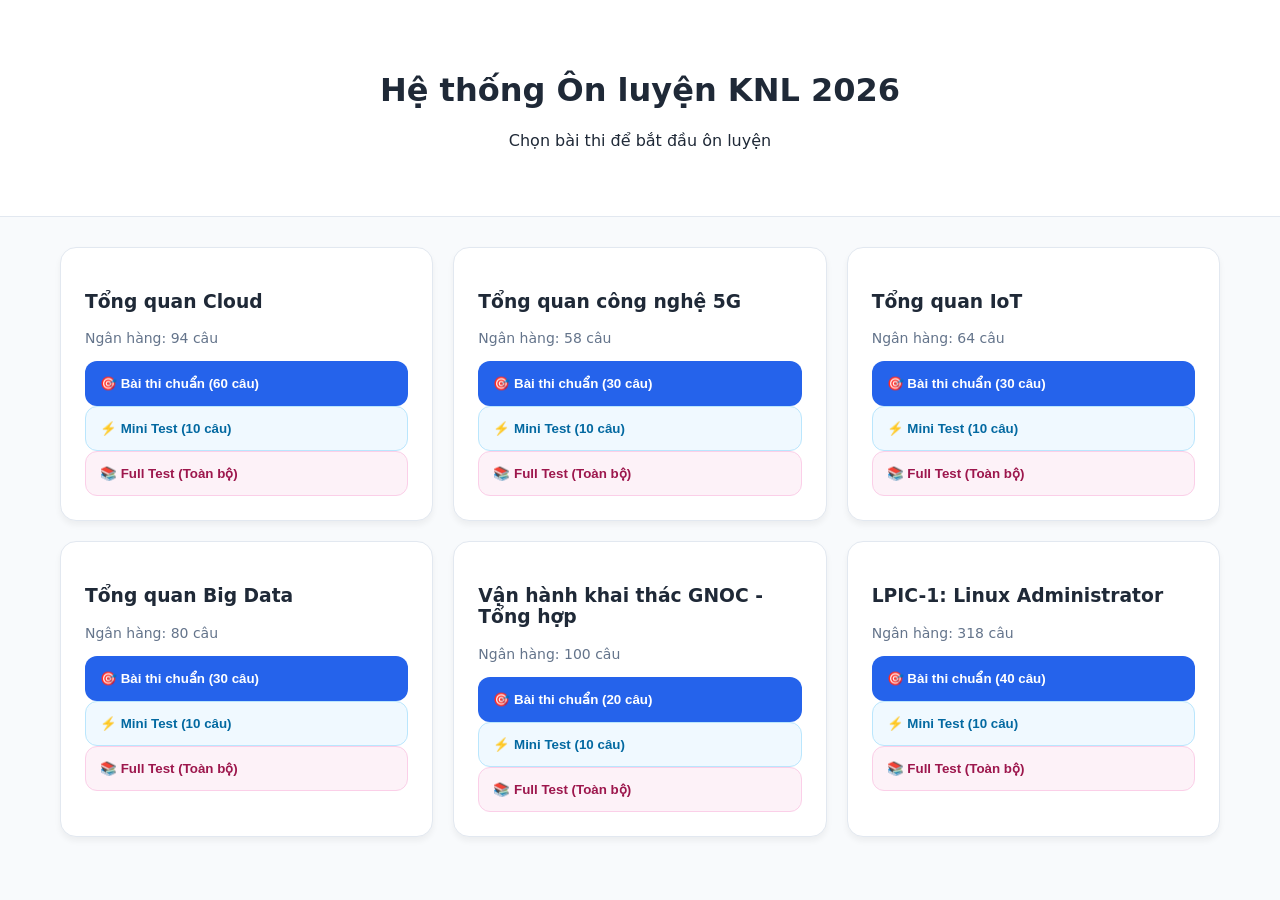
<file: index.html>
<!DOCTYPE html>
<html lang="vi">
<head>
    <meta charset="UTF-8">
    <meta name="viewport" content="width=device-width, initial-scale=1.0, maximum-scale=1.0, user-scalable=no">
    <title>Hệ thống Ôn luyện KNL 2026</title>
    <link rel="stylesheet" href="style.css">
    <meta name="apple-mobile-web-app-capable" content="yes">
</head>
<body>
    <div id="app">
        <div id="home-screen">
            <header class="main-header">
                <h1>Hệ thống Ôn luyện KNL 2026</h1>
                <p>Chọn bài thi để bắt đầu ôn luyện</p>
            </header>
            <div id="exam-list" class="grid-container"></div>
        </div>

        <div id="quiz-screen" class="hidden">
            <div class="sticky-header">
                <div class="header-content">
                    <h2 id="current-exam-name">Tên bài thi</h2>
                    <div id="exam-stats"></div>
                </div>
                <div class="header-actions">
                    <button class="btn-outline" onclick="confirmExit()">Thoát</button>
                    <button id="submit-btn" class="btn-primary" onclick="submitExam()">Nộp bài & Chấm điểm</button>
                </div>
            </div>
            <div class="quiz-container">
                <div id="questions-wrapper"></div>
            </div>
        </div>
    </div>
    <script src="data.js"></script>
    <script src="script.js"></script>
</body>
</html>
</file>
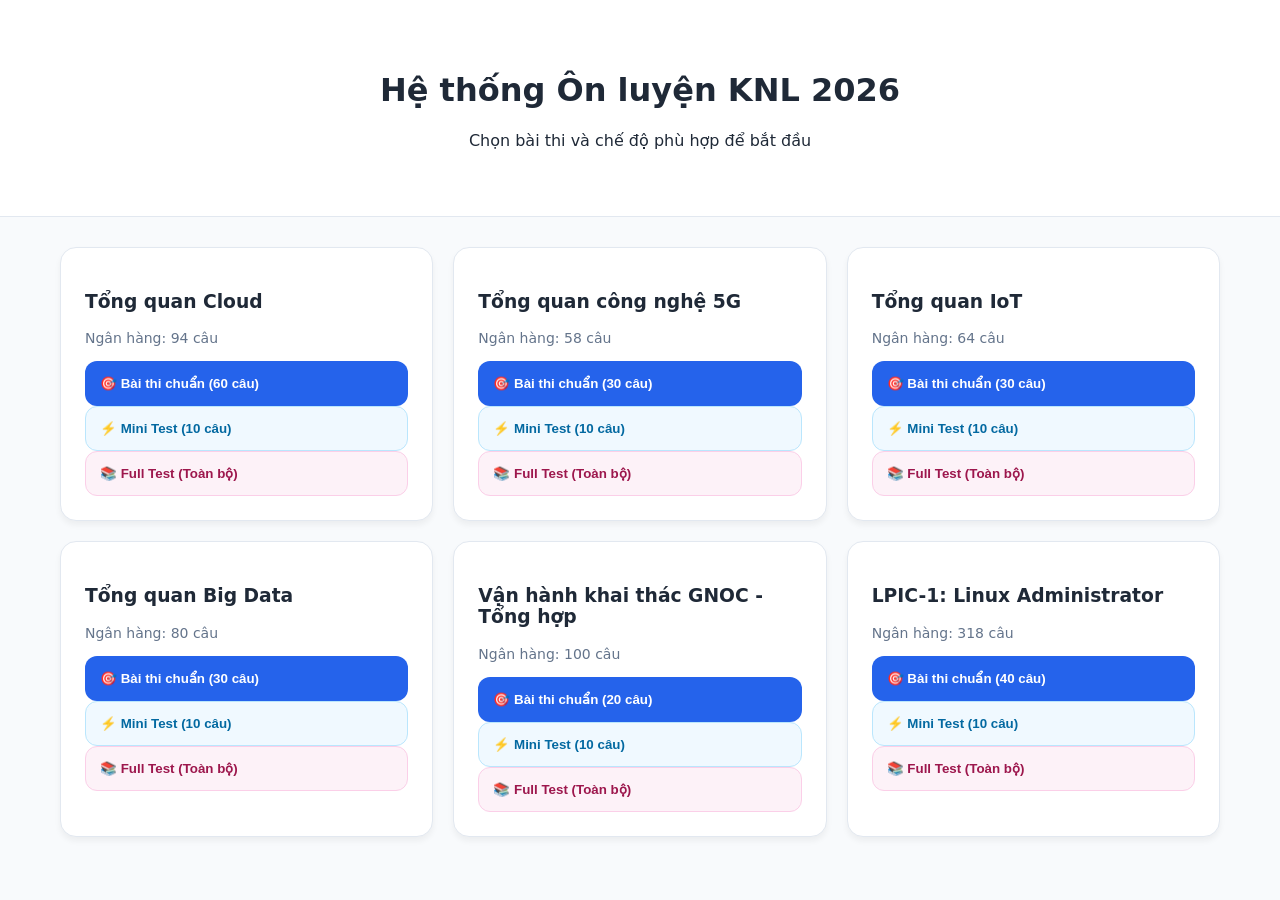
<file: KNL.html>
<!DOCTYPE html>
<html lang="vi">
<head>
    <meta charset="UTF-8">
    <meta name="viewport" content="width=device-width, initial-scale=1.0">
    <title>Hệ thống Ôn luyện KNL 2026</title>
    <link rel="stylesheet" href="style.css">
</head>
<body>
    <div id="app">
        <div id="home-screen">
            <header class="main-header">
                <h1>Hệ thống Ôn luyện KNL 2026</h1>
                <p>Chọn bài thi và chế độ phù hợp để bắt đầu</p>
            </header>
            <div id="exam-list" class="grid-container"></div>
        </div>

        <div id="quiz-screen" class="hidden">
            <div class="sticky-header">
                <div class="header-content">
                    <h2 id="current-exam-name">Tên bài thi</h2>
                    <div id="exam-stats"></div>
                </div>
                <div class="header-actions">
                    <button class="btn-outline" onclick="confirmExit()">Thoát</button>
                    <button id="submit-btn" class="btn-primary" onclick="submitExam()">Nộp bài & Chấm điểm</button>
                </div>
            </div>

            <div class="quiz-container">
                <div id="questions-wrapper"></div>
            </div>
        </div>
    </div>
    <script src="data.js"></script>
    <script src="script.js"></script>
</body>
</html>
</file>
<file: style.css>
:root {
    --primary: #2563eb;
    --primary-dark: #1d4ed8;
    --success: #16a34a;
    --danger: #dc2626;
    --text-main: #1f2937;
    --text-muted: #64748b;
    --bg-body: #f8fafc;
    --white: #ffffff;
    --border: #e2e8f0;
}

* { box-sizing: border-box; }

body { 
    font-family: 'Inter', -apple-system, system-ui, sans-serif; 
    background: var(--bg-body); 
    color: var(--text-main); 
    margin: 0; 
    -webkit-tap-highlight-color: transparent;
}

.hidden { display: none !important; }

/* --- TRANG CHỦ --- */
.main-header { 
    text-align: center; 
    padding: 50px 20px; 
    background: var(--white); 
    border-bottom: 1px solid var(--border);
}

.grid-container { 
    display: grid; 
    grid-template-columns: repeat(auto-fit, minmax(320px, 1fr)); 
    gap: 20px; 
    padding: 30px 20px; 
    max-width: 1200px; 
    margin: 0 auto;
}

.exam-card { 
    background: var(--white); 
    border-radius: 16px; 
    padding: 24px; 
    border: 1px solid var(--border); 
    box-shadow: 0 4px 6px rgba(0,0,0,0.05);
}

.btn-mode { 
    width: 100%; padding: 14px; border-radius: 12px; font-weight: 600; 
    cursor: pointer; border: 1.5px solid transparent; text-align: left; transition: 0.2s;
}

.btn-standard { background: var(--primary); color: white; }
.btn-mini { background: #f0f9ff; color: #0369a1; border-color: #bae6fd; }
.btn-full { background: #fdf2f8; color: #9d174d; border-color: #fbcfe8; }
.btn-mode:active { transform: scale(0.97); }

/* --- QUIZ SCREEN HEADER --- */
.sticky-header { 
    position: sticky; top: 0; 
    background: rgba(255, 255, 255, 0.9); 
    backdrop-filter: blur(15px); -webkit-backdrop-filter: blur(15px);
    padding: 12px 20px; display: flex; justify-content: space-between; align-items: center; 
    border-bottom: 1px solid var(--border); z-index: 1000;
}

.btn-primary { 
    background: linear-gradient(135deg, var(--primary), var(--primary-dark));
    color: white; border: none; padding: 10px 18px; border-radius: 10px; 
    font-weight: 700; cursor: pointer; box-shadow: 0 4px 10px rgba(37, 99, 235, 0.2);
}

.btn-outline { 
    background: #fff; border: 1.5px solid var(--border); color: var(--text-muted); 
    padding: 10px 16px; border-radius: 10px; font-weight: 600; cursor: pointer;
}

/* --- QUESTION CARDS --- */
.quiz-container { max-width: 1200px; margin: 0 auto; padding: 20px; }
#questions-wrapper { display: grid; grid-template-columns: repeat(auto-fit, minmax(380px, 1fr)); gap: 25px; }

.question-card { 
    background: var(--white); 
    padding: 0; /* Xóa padding card để header ôm sát mép */
    border-radius: 16px; 
    border: 1px solid var(--border); 
    overflow: hidden;
    display: flex;
    flex-direction: column;
}

/* Tách biệt phần tiêu đề câu hỏi */
.question-header {
    background: #f8fafc; /* Màu nền nhẹ cho câu hỏi */
    padding: 20px;
    border-bottom: 1px solid #edf2f7;
    position: relative;
}

.q-number {
    display: inline-block;
    font-size: 0.75rem;
    font-weight: 800;
    text-transform: uppercase;
    color: var(--primary);
    margin-bottom: 8px;
    letter-spacing: 0.05em;
}

.question-text { 
    font-size: 1.05rem; 
    font-weight: 700; 
    color: #0f172a; 
    line-height: 1.5;
}

.ans-count { 
    display: inline-block;
    margin-top: 10px;
    color: #4f46e5; 
    font-size: 0.75rem; 
    font-weight: 700; 
    background: #e0e7ff; 
    padding: 2px 8px; 
    border-radius: 6px; 
}

/* Tạo khoảng cách cho danh sách đáp án */
.options-container {
    padding: 20px; /* Thêm padding ở đây để tạo khoảng trống với header */
}

.option-item { 
    padding: 14px 16px; 
    border: 1.5px solid var(--border); 
    margin-bottom: 12px; /* Tăng khoảng cách giữa các lựa chọn */
    border-radius: 12px; 
    cursor: pointer; 
    font-size: 0.95rem; 
    transition: all 0.2s;
}

.option-item:last-child { margin-bottom: 0; }

.option-item.selected { background: #eff6ff; border-color: var(--primary); color: var(--primary); font-weight: 600; }
.option-item.correct { background: #dcfce7 !important; border-color: var(--success) !important; color: #166534; font-weight: 700; }
.option-item.wrong { background: #fee2e2 !important; border-color: var(--danger) !important; color: #991b1b; }

.user-result-info { 
    margin-top: 15px; padding: 12px; background: #fff1f2; border-radius: 10px; 
    font-size: 0.85rem; color: #991b1b; border-left: 4px solid var(--danger);
}

.card-footer { 
    padding: 15px 20px 20px; 
    border-top: 1px solid #f1f5f9; 
}

.hint-btn { background: #f1f5f9; border: none; color: #475569; padding: 8px 14px; border-radius: 8px; font-size: 12px; font-weight: 600; cursor: pointer; }
.hint-box { margin-top: 12px; padding: 12px; background: #fffbeb; border-radius: 10px; font-size: 14px; border: 1px dashed #f59e0b; color: #92400e; }

@media (max-width: 600px) {
    .sticky-header { padding: 10px 15px; flex-direction: column; gap: 8px; text-align: center; }
    #questions-wrapper { grid-template-columns: 1fr; }
    .grid-container { grid-template-columns: 1fr; }
}
</file>
